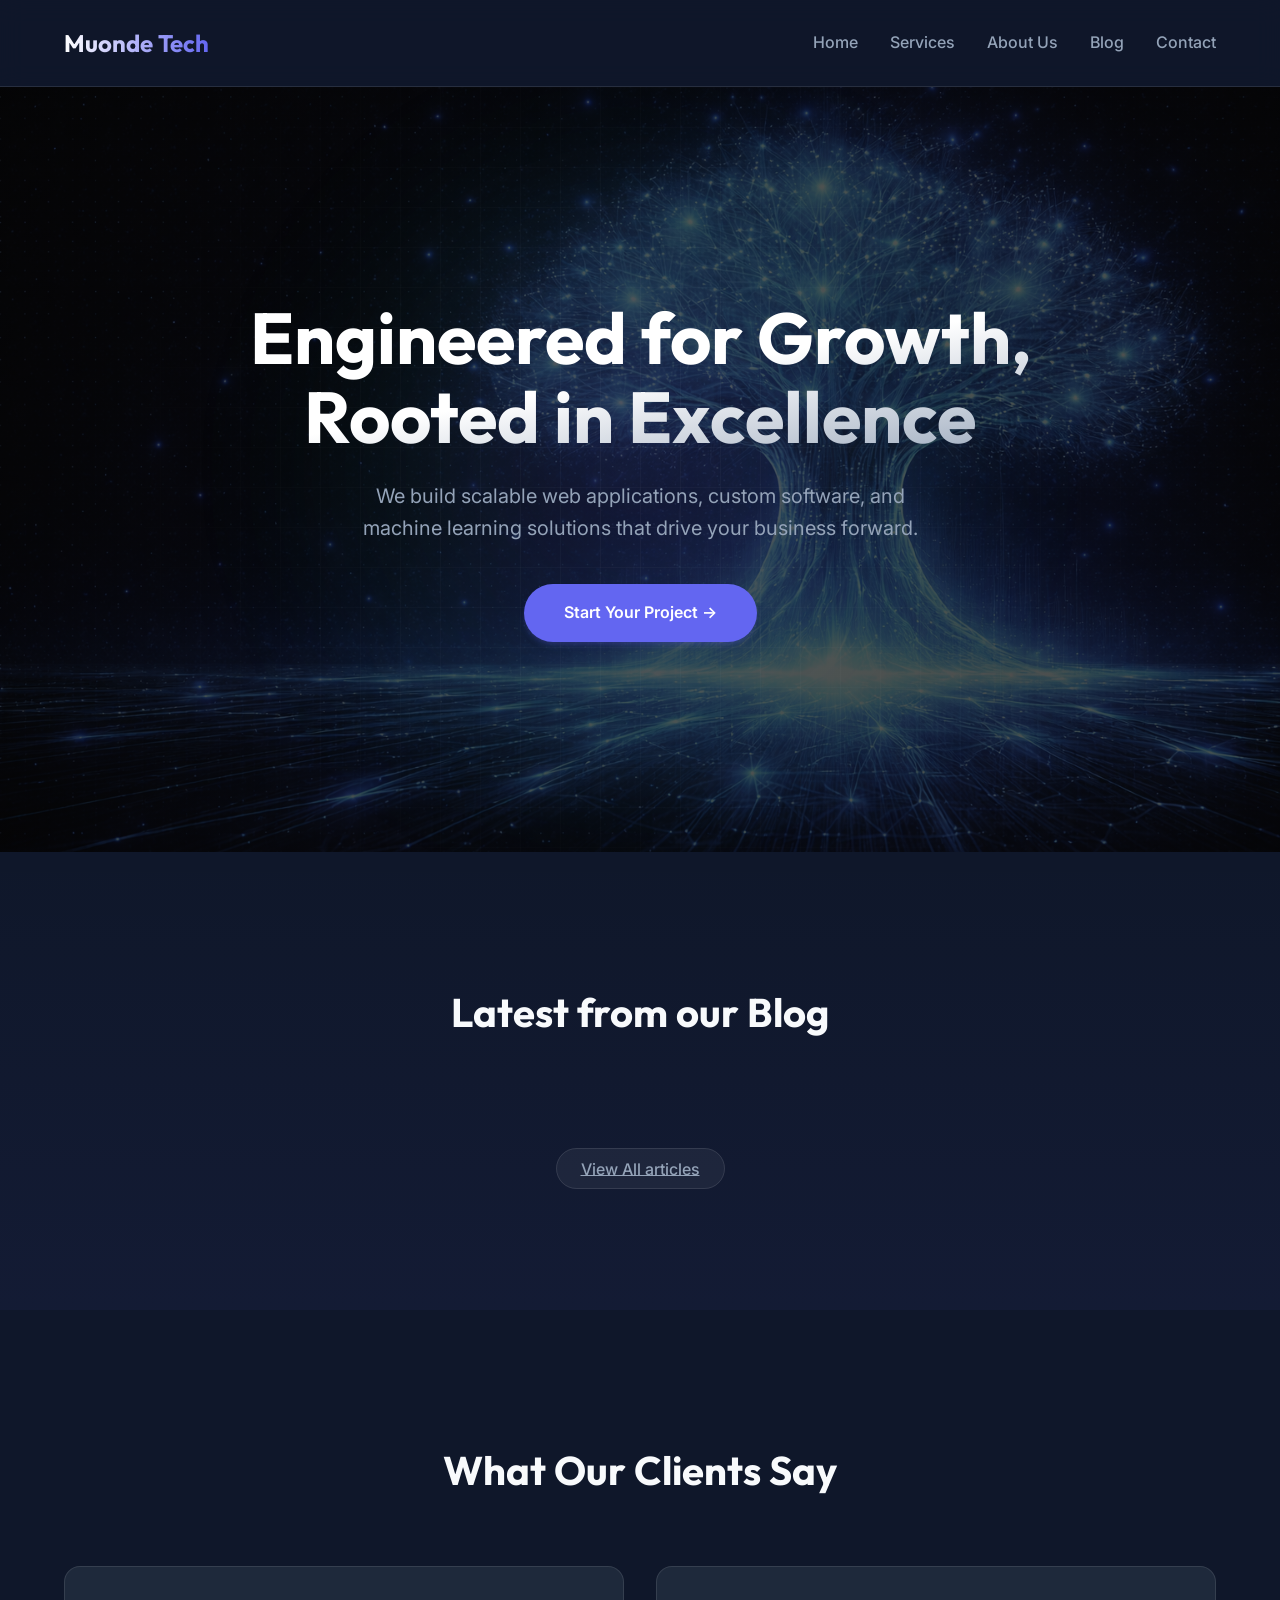
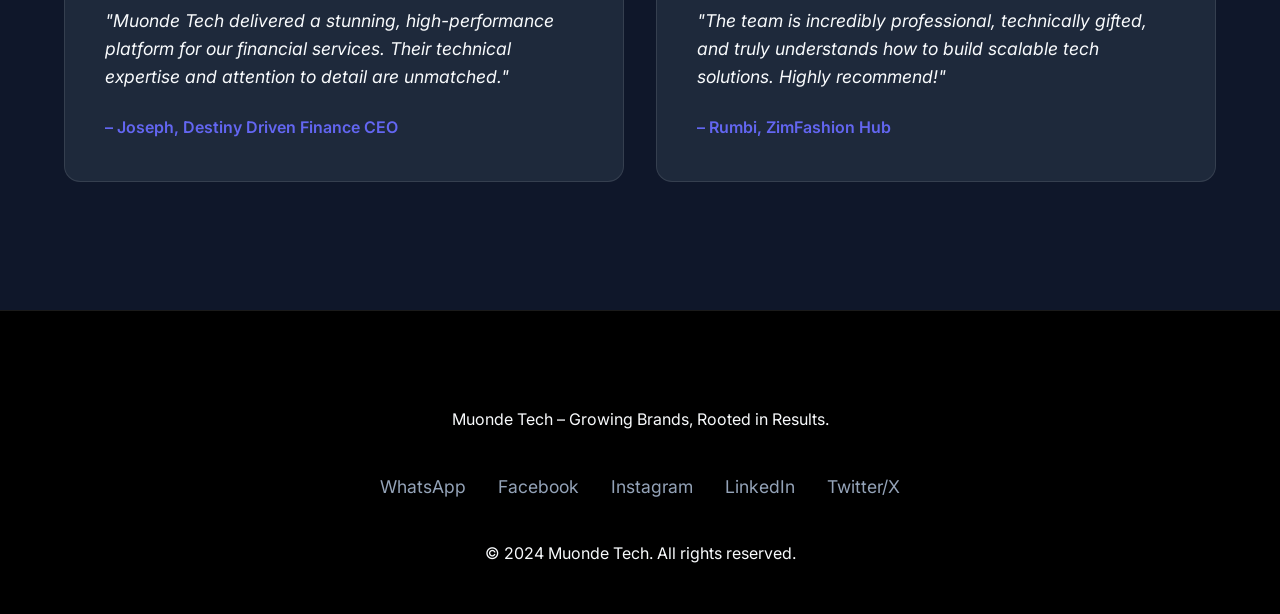
<file: index.html>
<!DOCTYPE html>
<html lang="en">
<head>
    <meta charset="UTF-8">
    <meta name="viewport" content="width=device-width, initial-scale=1.0">
    <title>Muonde Tech</title>
    <link rel="stylesheet" href="styles.css">
</head>
<body>
    <header>
        <a href="index.html" class="logo-container">
            <h1>Muonde Tech</h1>
        </a>
        <nav>
            <a href="index.html">Home</a>
            <a href="services.html">Services</a>
            <a href="about.html">About Us</a>
            <a href="blog.html">Blog</a>
            <a href="contact.html">Contact</a>
        </nav>
    </header>
    <main>
        <section class="hero">
            <div class="hero-content">
                <h2>Engineered for Growth, Rooted in Excellence</h2>
                <p>We build scalable web applications, custom software, and machine learning solutions that drive your business forward.</p>
                <a href="contact.html" class="cta-button">Start Your Project →</a>
            </div>
        </section>
        <section class="home-blog">
            <h2>Latest from our Blog</h2>
            <div id="posts-grid" class="posts-grid">
                <!-- Latest posts will be filtered and loaded here -->
            </div>
            <div style="text-align: center; margin-top: 3rem;">
                <a href="blog.html" class="cat-btn">View All articles</a>
            </div>
        </section>
        <section class="testimonials">
            <h2>What Our Clients Say</h2>
            <div class="testimonial-grid">
                <div class="testimonial">
                    <p>"Muonde Tech delivered a stunning, high-performance platform for our financial services. Their technical expertise and attention to detail are unmatched."</p>
                    <span class="client-name">– Joseph, Destiny Driven Finance CEO</span>
                </div>
                <div class="testimonial">
                    <p>"The team is incredibly professional, technically gifted, and truly understands how to build scalable tech solutions. Highly recommend!"</p>
                    <span class="client-name">– Rumbi, ZimFashion Hub</span>
                </div>
            </div>
        </section>
        </main>
        <footer>
            <p>Muonde Tech – Growing Brands, Rooted in Results.</p>
        <div class="social-links">
            <a href="https://wa.me/263782786864" target="_blank">WhatsApp</a>
            <a href="https://facebook.com/yourpage" target="_blank">Facebook</a>
            <a href="https://instagram.com/yourprofile" target="_blank">Instagram</a>
            <a href="https://linkedin.com/yourcompany" target="_blank">LinkedIn</a>
            <a href="https://twitter.com/yourhandle" target="_blank">Twitter/X</a>
        </div>
        <p>&copy; 2024 Muonde Tech. All rights reserved.</p>
        </footer>
</body>
</html>
</file>
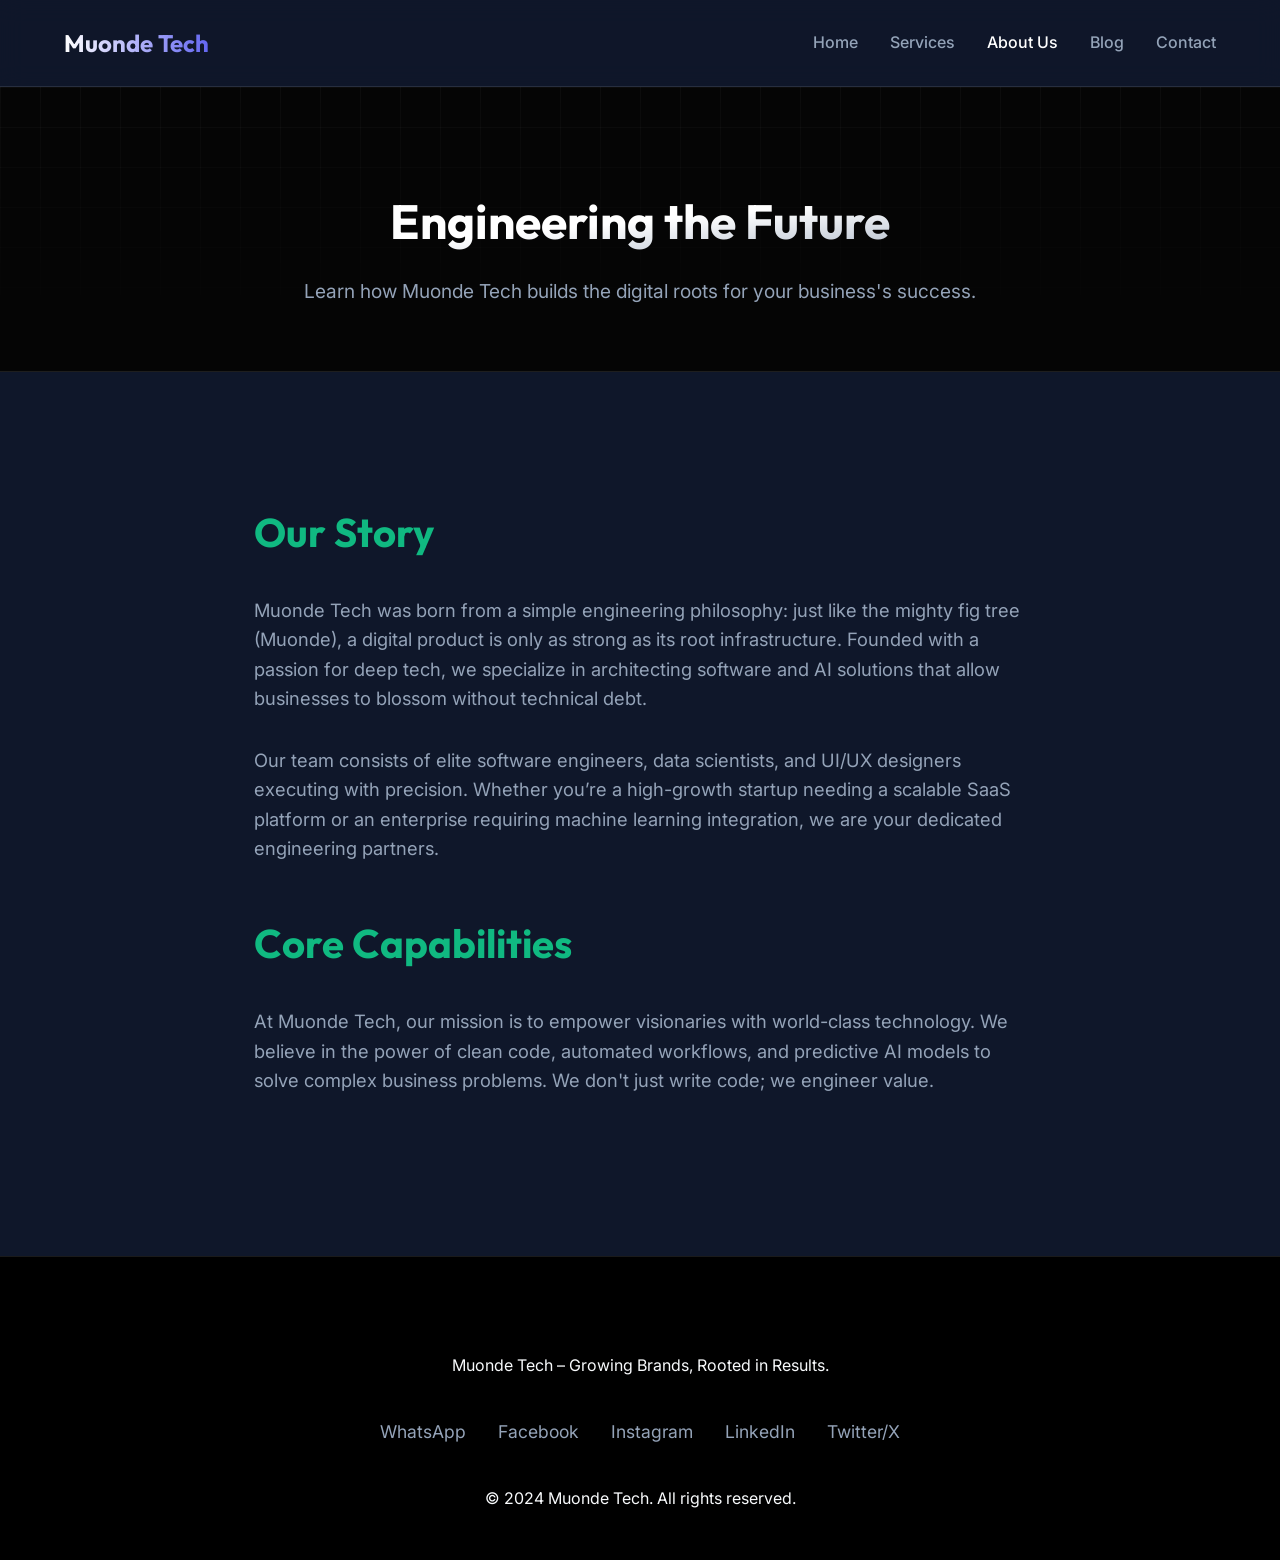
<file: about.html>
<!DOCTYPE html>
<html lang="en">
<head>
    <meta charset="UTF-8">
    <meta name="viewport" content="width=device-width, initial-scale=1.0">
    <title>About Us - Muonde Tech</title>
    <link rel="stylesheet" href="styles.css">
</head>
<body>
    <header>
        <a href="index.html" class="logo-container">
            <h1>Muonde Tech</h1>
        </a>
        <nav>
            <a href="index.html">Home</a>
            <a href="services.html">Services</a>
            <a href="about.html" class="active">About Us</a>
            <a href="blog.html">Blog</a>
            <a href="contact.html">Contact</a>
        </nav>
    </header>
    <main>
        <section class="page-header">
            <div class="page-header-content">
                <h2>Engineering the Future</h2>
                <p>Learn how Muonde Tech builds the digital roots for your business's success.</p>
            </div>
        </section>

        <section class="about reveal-on-scroll">
            <h2>Our Story</h2>
            <p>Muonde Tech was born from a simple engineering philosophy: just like the mighty fig tree (Muonde), a digital product is only as strong as its root infrastructure. Founded with a passion for deep tech, we specialize in architecting software and AI solutions that allow businesses to blossom without technical debt.</p>
            <p>Our team consists of elite software engineers, data scientists, and UI/UX designers executing with precision. Whether you’re a high-growth startup needing a scalable SaaS platform or an enterprise requiring machine learning integration, we are your dedicated engineering partners.</p>
            
            <h2 style="margin-top: 3rem;">Core Capabilities</h2>
            <p>At Muonde Tech, our mission is to empower visionaries with world-class technology. We believe in the power of clean code, automated workflows, and predictive AI models to solve complex business problems. We don't just write code; we engineer value.</p>
        </section>
    </main>
    <footer>
        <p>Muonde Tech – Growing Brands, Rooted in Results.</p>
        <div class="social-links">
            <a href="https://wa.me/263782786864" target="_blank">WhatsApp</a>
            <a href="https://facebook.com/yourpage" target="_blank">Facebook</a>
            <a href="https://instagram.com/yourprofile" target="_blank">Instagram</a>
            <a href="https://linkedin.com/yourcompany" target="_blank">LinkedIn</a>
            <a href="https://twitter.com/yourhandle" target="_blank">Twitter/X</a>
        </div>
        <p>&copy; 2024 Muonde Tech. All rights reserved.</p>
    </footer>
</body>
</html>
</file>
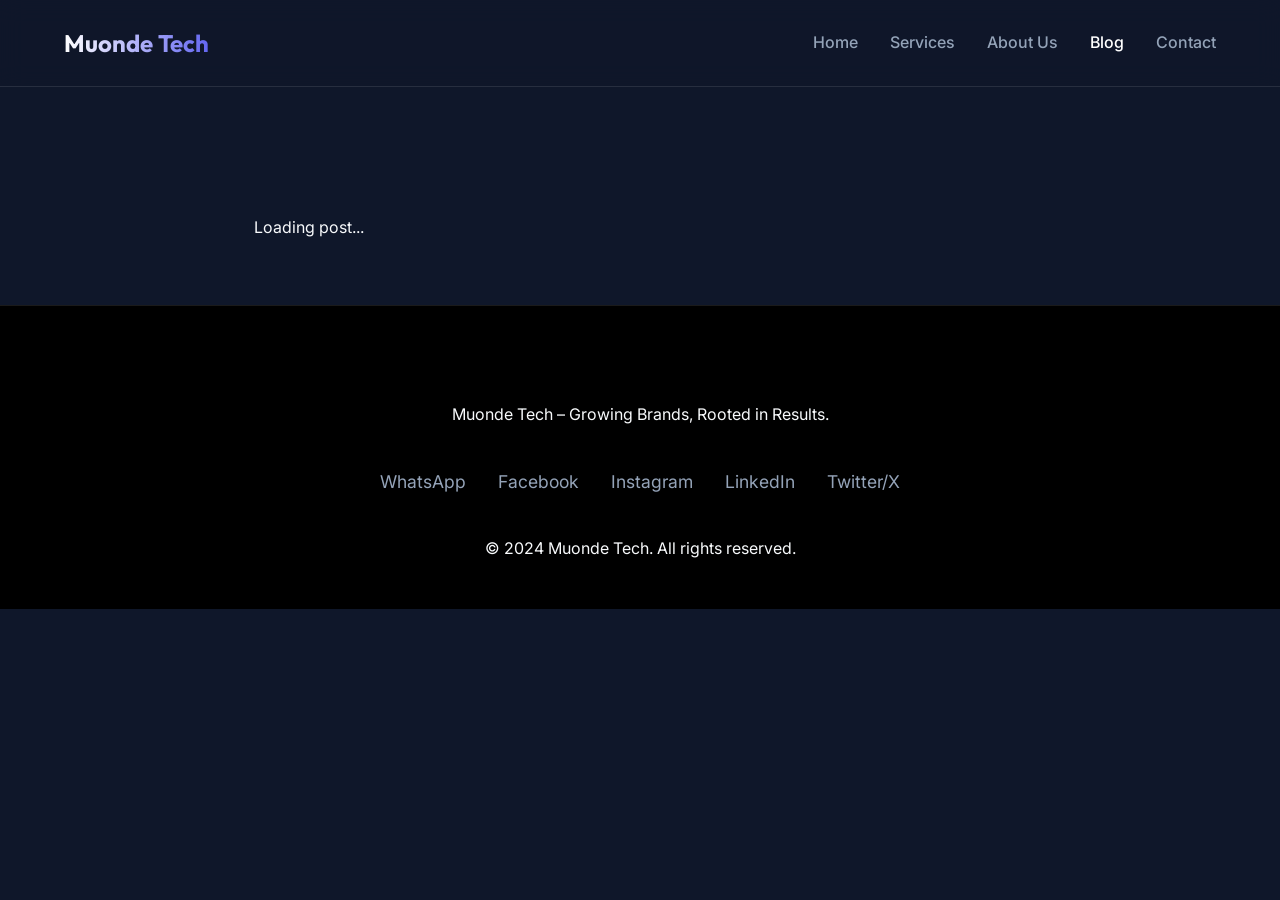
<file: blog-post.html>
<!DOCTYPE html>
<html lang="en">
<head>
    <meta charset="UTF-8">
    <meta name="viewport" content="width=device-width, initial-scale=1.0">
    <title>Post | Muonde Tech</title>
    <link rel="stylesheet" href="styles.css">
</head>
<body>
    <header>
        <a href="index.html" class="logo-container">
            <h1>Muonde Tech</h1>
        </a>
        <nav>
            <a href="index.html">Home</a>
            <a href="services.html">Services</a>
            <a href="about.html">About Us</a>
            <a href="blog.html" class="active">Blog</a>
            <a href="contact.html">Contact</a>
        </nav>
    </header>

    <main>
        <article id="post-detail" class="blog-post-content">
            <!-- Full post content will be loaded here -->
            <div class="loading-state">
                <p>Loading post...</p>
            </div>
        </article>
    </main>

    <footer>
        <p>Muonde Tech – Growing Brands, Rooted in Results.</p>
        <div class="social-links">
            <a href="https://wa.me/263782786864" target="_blank">WhatsApp</a>
            <a href="https://facebook.com/yourpage" target="_blank">Facebook</a>
            <a href="https://instagram.com/yourprofile" target="_blank">Instagram</a>
            <a href="https://linkedin.com/yourcompany" target="_blank">LinkedIn</a>
            <a href="https://twitter.com/yourhandle" target="_blank">Twitter/X</a>
        </div>
        <p>&copy; 2024 Muonde Tech. All rights reserved.</p>
    </footer>

    <script src="script.js"></script>
    <script src="blog.js"></script>
</body>
</html>
</file>
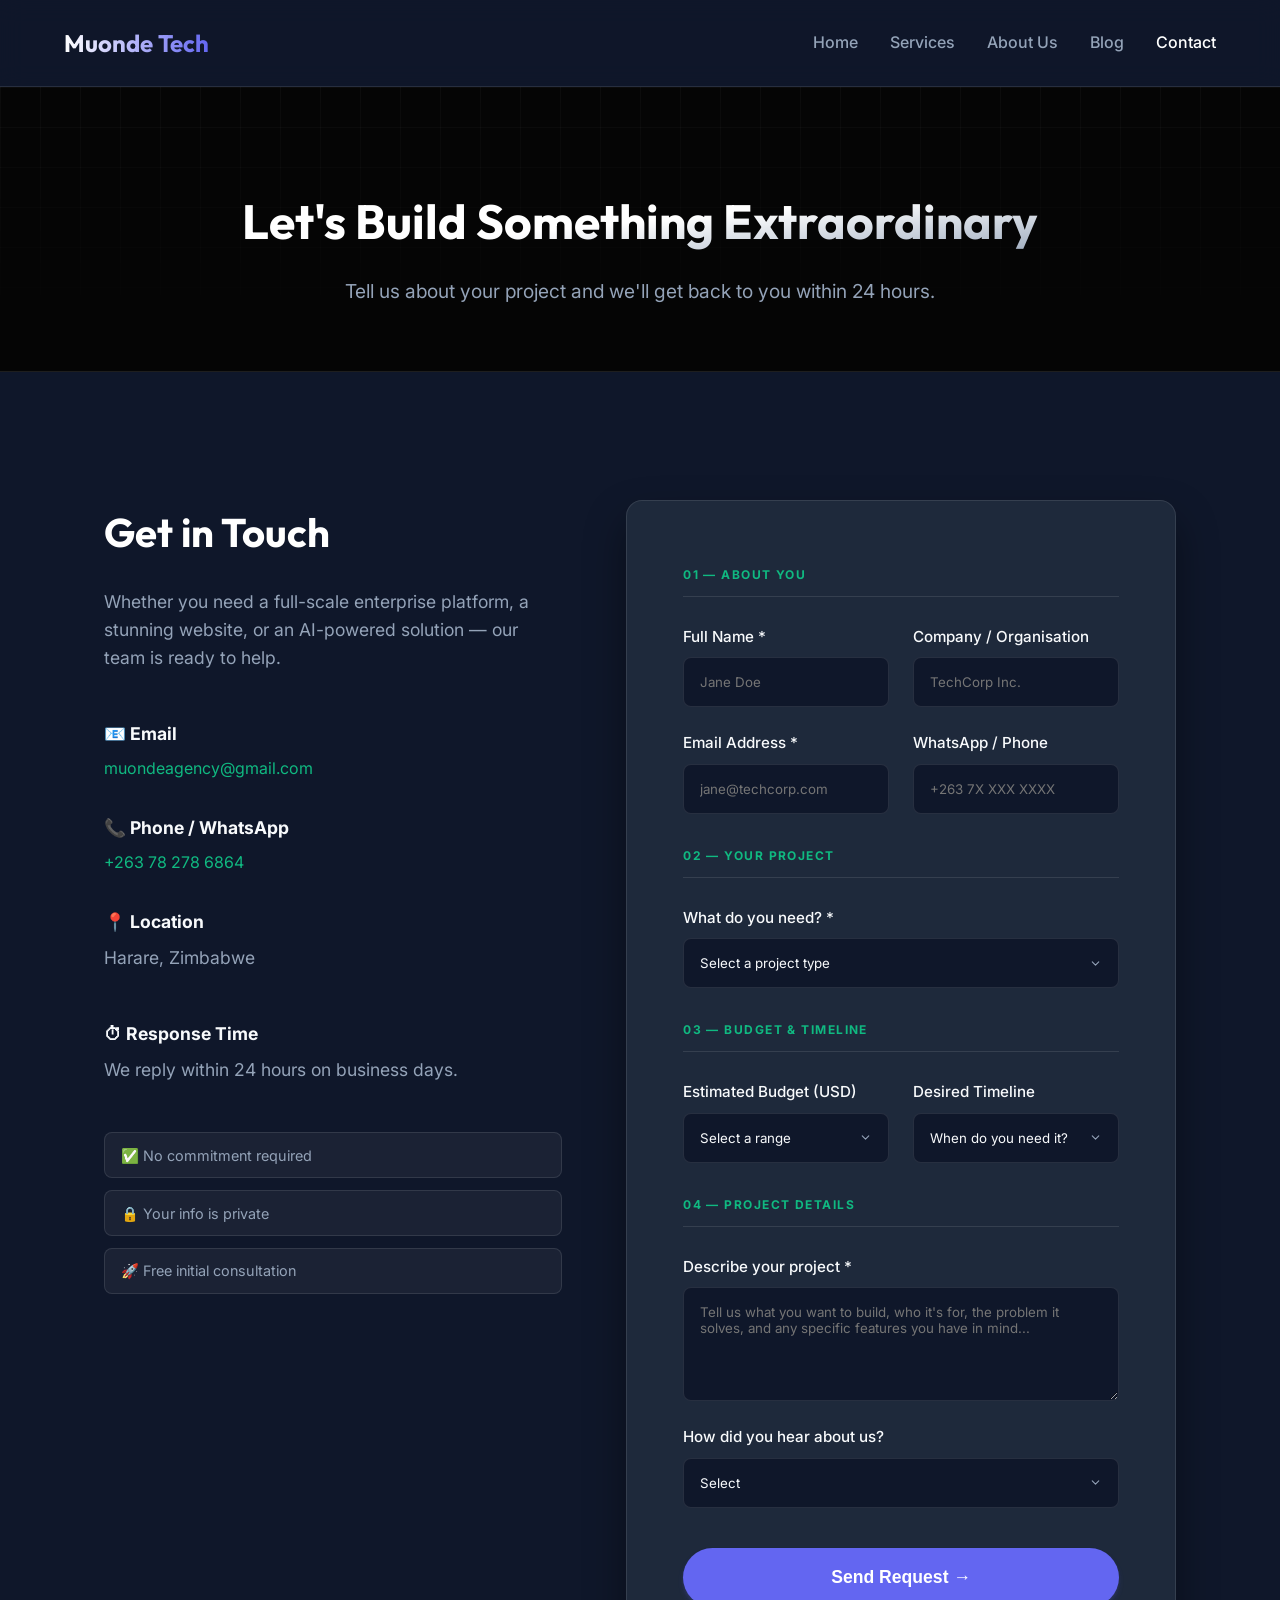
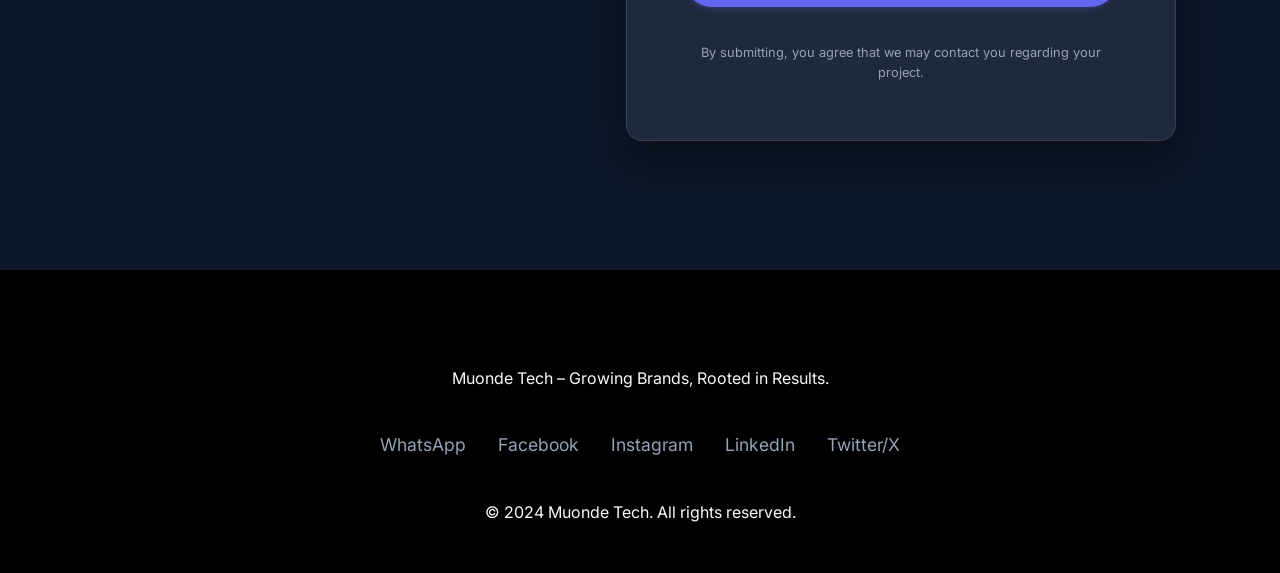
<file: contact.html>
<!DOCTYPE html>
<html lang="en">

<head>
    <meta charset="UTF-8">
    <meta name="viewport" content="width=device-width, initial-scale=1.0">
    <title>Contact – Muonde Tech</title>
    <meta name="description"
        content="Start your project with Muonde Tech. Tell us about your website, software, or AI needs.">
    <link rel="stylesheet" href="styles.css">
</head>

<body>
    <header>
        <a href="index.html" class="logo-container">
            <h1>Muonde Tech</h1>
        </a>
        <nav>
            <a href="index.html">Home</a>
            <a href="services.html">Services</a>
            <a href="about.html">About Us</a>
            <a href="blog.html">Blog</a>
            <a href="contact.html" class="active">Contact</a>
        </nav>
    </header>

    <main>
        <section class="page-header">
            <div class="page-header-content">
                <h2>Let's Build Something Extraordinary</h2>
                <p>Tell us about your project and we'll get back to you within 24 hours.</p>
            </div>
        </section>

        <section class="contact-section">
            <div class="contact-grid">
                <!-- Left: Info -->
                <div class="contact-info">
                    <h2>Get in Touch</h2>
                    <p>Whether you need a full-scale enterprise platform, a stunning website, or an AI-powered solution
                        — our team is ready to help.</p>

                    <div class="info-block">
                        <h4>📧 Email</h4>
                        <a href="mailto:muondeagency@gmail.com">muondeagency@gmail.com</a>
                    </div>
                    <div class="info-block">
                        <h4>📞 Phone / WhatsApp</h4>
                        <a href="https://wa.me/263782786864" target="_blank">+263 78 278 6864</a>
                    </div>
                    <div class="info-block">
                        <h4>📍 Location</h4>
                        <p>Harare, Zimbabwe</p>
                    </div>
                    <div class="info-block">
                        <h4>⏱ Response Time</h4>
                        <p>We reply within 24 hours on business days.</p>
                    </div>

                    <div class="trust-badges">
                        <div class="badge">✅ No commitment required</div>
                        <div class="badge">🔒 Your info is private</div>
                        <div class="badge">🚀 Free initial consultation</div>
                    </div>
                </div>

                <!-- Right: Form -->
                <div class="form-wrapper">
                    <!-- Success State -->
                    <div id="form-success" class="form-success hidden">
                        <div class="success-icon">🎉</div>
                        <h3>Request Received!</h3>
                        <p>Thanks for reaching out. We'll review your project details and get back to you within
                            <strong>24 hours</strong>.
                        </p>
                        <a href="index.html" class="cta-button" style="margin-top:1.5rem">Back to Home</a>
                    </div>

                    <!-- The Form -->
                    <!-- 🔧 FORMSPREE: Replace YOUR_FORM_ID below after signing up at formspree.io -->
                    <form id="contact-form" action="https://formspree.io/f/xaqaeyza" method="POST">

                        <!-- Step 1: Who are you? -->
                        <div class="form-section-label">01 — About You</div>
                        <div class="form-row">
                            <div class="form-group">
                                <label for="name">Full Name *</label>
                                <input type="text" id="name" name="name" placeholder="Jane Doe" required>
                            </div>
                            <div class="form-group">
                                <label for="company">Company / Organisation</label>
                                <input type="text" id="company" name="company" placeholder="TechCorp Inc.">
                            </div>
                        </div>
                        <div class="form-row">
                            <div class="form-group">
                                <label for="email">Email Address *</label>
                                <input type="email" id="email" name="email" placeholder="jane@techcorp.com" required>
                            </div>
                            <div class="form-group">
                                <label for="phone">WhatsApp / Phone</label>
                                <input type="tel" id="phone" name="phone" placeholder="+263 7X XXX XXXX">
                            </div>
                        </div>

                        <!-- Step 2: Project Type (triggers dynamic fields) -->
                        <div class="form-section-label">02 — Your Project</div>
                        <div class="form-group">
                            <label for="project-type">What do you need? *</label>
                            <select id="project-type" name="project_type" required>
                                <option value="" disabled selected>Select a project type</option>
                                <option value="website">🌐 Website</option>
                                <option value="software">💻 Custom Software / Web App</option>
                                <option value="mobile">📱 Mobile App</option>
                                <option value="ai-ml">🤖 AI & Machine Learning</option>
                                <option value="consulting">🧠 Technical Consulting</option>
                                <option value="other">✨ Other</option>
                            </select>
                        </div>

                        <!-- DYNAMIC: Website fields -->
                        <div id="fields-website" class="dynamic-fields hidden">
                            <div class="form-group">
                                <label for="website-type">Type of Website *</label>
                                <select id="website-type" name="website_type" required>
                                    <option value="" disabled selected>Select type</option>
                                    <option value="business">Business / Corporate</option>
                                    <option value="ecommerce">E-Commerce / Online Store</option>
                                    <option value="portfolio">Portfolio / Personal Brand</option>
                                    <option value="landing">Landing Page / Marketing</option>
                                    <option value="blog">Blog / News / Magazine</option>
                                    <option value="saas">SaaS Platform</option>
                                    <option value="other">Other</option>
                                </select>
                            </div>
                            <div class="form-row">
                                <div class="form-group">
                                    <label for="pages">Number of Pages</label>
                                    <select id="pages" name="pages">
                                        <option value="" disabled selected>Estimate</option>
                                        <option value="small">Small (1–5 pages)</option>
                                        <option value="medium">Medium (6–15 pages)</option>
                                        <option value="large">Large (15+ pages)</option>
                                        <option value="unsure">Not sure yet</option>
                                    </select>
                                </div>
                                <div class="form-group">
                                    <label for="has-content">Do you have content ready?</label>
                                    <select id="has-content" name="has_content">
                                        <option value="" disabled selected>Select</option>
                                        <option value="yes">Yes, fully ready</option>
                                        <option value="partial">Partially ready</option>
                                        <option value="no">No, need help with content</option>
                                    </select>
                                </div>
                            </div>
                            <div class="form-group">
                                <label for="reference-sites">Reference / Inspiration Websites</label>
                                <input type="text" id="reference-sites" name="reference_sites"
                                    placeholder="e.g. https://stripe.com, https://linear.app">
                            </div>
                        </div>

                        <!-- DYNAMIC: Software / Web App fields -->
                        <div id="fields-software" class="dynamic-fields hidden">
                            <div class="form-group">
                                <label for="platform">Target Platform *</label>
                                <select id="platform" name="platform" required>
                                    <option value="" disabled selected>Select platform</option>
                                    <option value="web">Web Browser (any device)</option>
                                    <option value="desktop">Desktop (Windows/Mac)</option>
                                    <option value="both">Web + Desktop</option>
                                </select>
                            </div>
                            <div class="form-row">
                                <div class="form-group">
                                    <label for="features">Feature Complexity</label>
                                    <select id="features" name="features">
                                        <option value="" disabled selected>Estimate</option>
                                        <option value="simple">Simple (3–5 features)</option>
                                        <option value="medium">Medium (6–15 features)</option>
                                        <option value="complex">Complex (15+ features)</option>
                                        <option value="enterprise">Enterprise / Custom</option>
                                    </select>
                                </div>
                                <div class="form-group">
                                    <label for="existing-system">Integration with existing system?</label>
                                    <select id="existing-system" name="existing_system">
                                        <option value="" disabled selected>Select</option>
                                        <option value="yes">Yes</option>
                                        <option value="no">No, starting fresh</option>
                                        <option value="unsure">Not sure</option>
                                    </select>
                                </div>
                            </div>
                        </div>

                        <!-- DYNAMIC: Mobile App fields -->
                        <div id="fields-mobile" class="dynamic-fields hidden">
                            <div class="form-row">
                                <div class="form-group">
                                    <label for="mobile-platform">Mobile Platform *</label>
                                    <select id="mobile-platform" name="mobile_platform" required>
                                        <option value="" disabled selected>Select</option>
                                        <option value="android">Android</option>
                                        <option value="ios">iOS (iPhone)</option>
                                        <option value="both">Both Android & iOS</option>
                                    </select>
                                </div>
                                <div class="form-group">
                                    <label for="app-type">App Category</label>
                                    <select id="app-type" name="app_type">
                                        <option value="" disabled selected>Select</option>
                                        <option value="ecommerce">E-Commerce</option>
                                        <option value="social">Social / Community</option>
                                        <option value="productivity">Productivity / Tools</option>
                                        <option value="fintech">Finance / Payments</option>
                                        <option value="agri">Agriculture / Rural</option>
                                        <option value="other">Other</option>
                                    </select>
                                </div>
                            </div>
                        </div>

                        <!-- DYNAMIC: AI/ML fields -->
                        <div id="fields-ai" class="dynamic-fields hidden">
                            <div class="form-row">
                                <div class="form-group">
                                    <label for="ai-use-case">AI Use Case *</label>
                                    <select id="ai-use-case" name="ai_use_case" required>
                                        <option value="" disabled selected>Select</option>
                                        <option value="prediction">Prediction / Forecasting</option>
                                        <option value="classification">Image / Text Classification</option>
                                        <option value="nlp">Chatbot / NLP</option>
                                        <option value="recommendation">Recommendation Engine</option>
                                        <option value="automation">Process Automation</option>
                                        <option value="other">Other</option>
                                    </select>
                                </div>
                                <div class="form-group">
                                    <label for="data-status">Do you have data?</label>
                                    <select id="data-status" name="data_status">
                                        <option value="" disabled selected>Select</option>
                                        <option value="yes">Yes, data is ready</option>
                                        <option value="partial">Partial data</option>
                                        <option value="no">No, need data collection</option>
                                        <option value="unsure">Unsure</option>
                                    </select>
                                </div>
                            </div>
                        </div>

                        <!-- Step 3: Budget & Timeline (always shown) -->
                        <div class="form-section-label">03 — Budget & Timeline</div>
                        <div class="form-row">
                            <div class="form-group">
                                <label for="budget">Estimated Budget (USD)</label>
                                <select id="budget" name="budget">
                                    <option value="" disabled selected>Select a range</option>
                                    <option value="100-500">$100 – $500</option>
                                    <option value="500-1000">$500 – $1,000</option>
                                    <option value="1000-2000">$1,000 – $2,000</option>
                                    <option value="2000-plus">$2,000+</option>
                                    <option value="discuss">Prefer to discuss</option>
                                </select>
                            </div>
                            <div class="form-group">
                                <label for="timeline">Desired Timeline</label>
                                <select id="timeline" name="timeline">
                                    <option value="" disabled selected>When do you need it?</option>
                                    <option value="asap">ASAP (urgent)</option>
                                    <option value="1month">Within 1 month</option>
                                    <option value="3months">Within 3 months</option>
                                    <option value="6months">Within 6 months</option>
                                    <option value="flexible">I'm flexible</option>
                                </select>
                            </div>
                        </div>

                        <!-- Step 4: Details -->
                        <div class="form-section-label">04 — Project Details</div>
                        <div class="form-group">
                            <label for="message">Describe your project *</label>
                            <textarea id="message" name="message" rows="5"
                                placeholder="Tell us what you want to build, who it's for, the problem it solves, and any specific features you have in mind..."
                                required></textarea>
                        </div>

                        <div class="form-group">
                            <label for="heard-from">How did you hear about us?</label>
                            <select id="heard-from" name="heard_from">
                                <option value="" disabled selected>Select</option>
                                <option value="google">Google Search</option>
                                <option value="social">Social Media</option>
                                <option value="referral">Referral / Word of mouth</option>
                                <option value="whatsapp">WhatsApp</option>
                                <option value="other">Other</option>
                            </select>
                        </div>

                        <button type="submit" id="submit-btn" class="cta-button submit-btn">
                            <span id="btn-text">Send Request →</span>
                            <span id="btn-loading" class="hidden">Sending...</span>
                        </button>

                        <p class="form-note">By submitting, you agree that we may contact you regarding your project.
                        </p>
                    </form>
                </div>
            </div>
        </section>
    </main>

    <footer>
        <p>Muonde Tech – Growing Brands, Rooted in Results.</p>
        <div class="social-links">
            <a href="https://wa.me/263782786864" target="_blank">WhatsApp</a>
            <a href="https://facebook.com" target="_blank">Facebook</a>
            <a href="https://instagram.com" target="_blank">Instagram</a>
            <a href="https://linkedin.com" target="_blank">LinkedIn</a>
            <a href="https://twitter.com" target="_blank">Twitter/X</a>
        </div>
        <p>© 2024 Muonde Tech. All rights reserved.</p>
    </footer>

    <script src="script.js"></script>
</body>

</html>
</file>
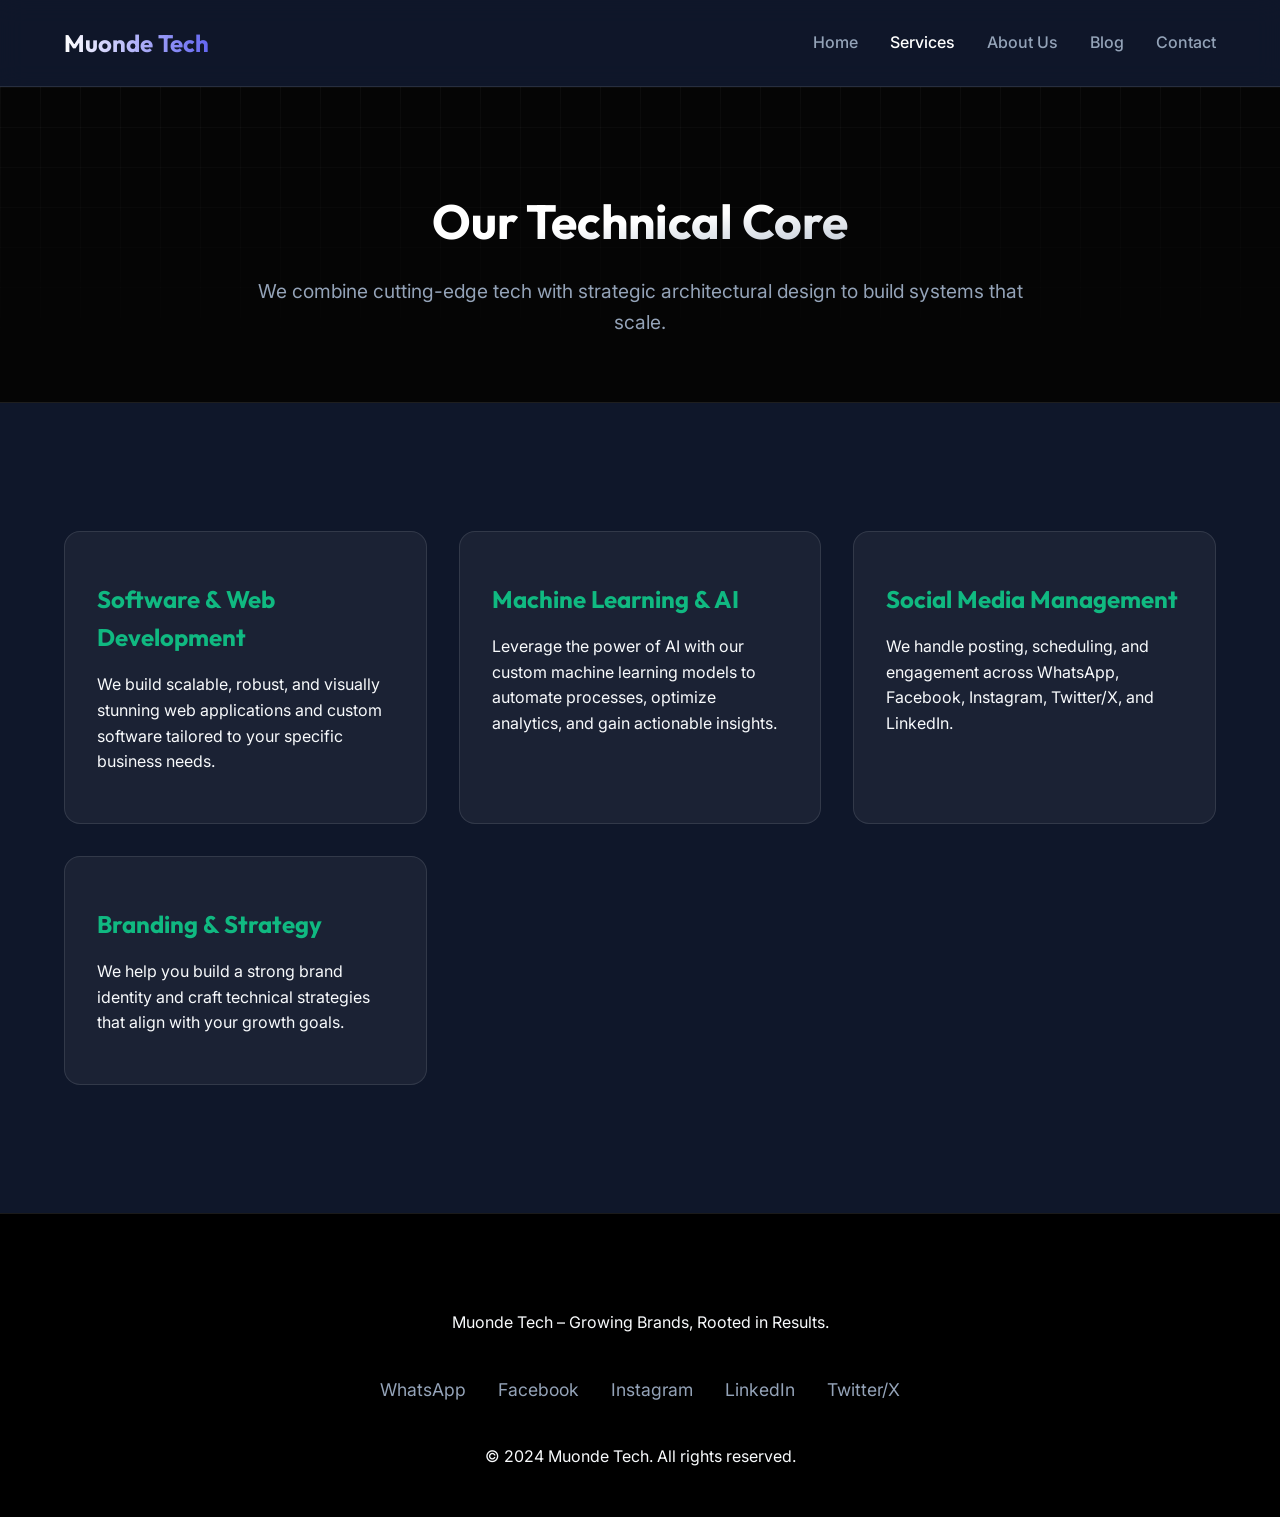
<file: services.html>
<!DOCTYPE html>
<html lang="en">
<head>
    <meta charset="UTF-8">
    <meta name="viewport" content="width=device-width, initial-scale=1.0">
    <title>Services - Muonde Tech</title>
    <link rel="stylesheet" href="styles.css">
</head>
<body>
    <header>
        <a href="index.html" class="logo-container">
            <h1>Muonde Tech</h1>
        </a>
        <nav>
            <a href="index.html">Home</a>
            <a href="services.html" class="active">Services</a>
            <a href="about.html">About Us</a>
            <a href="blog.html">Blog</a>
            <a href="contact.html">Contact</a>
        </nav>
    </header>
    <main>
        <section class="page-header">
            <div class="page-header-content">
                <h2>Our Technical Core</h2>
                <p>We combine cutting-edge tech with strategic architectural design to build systems that scale.</p>
            </div>
        </section>
        <section class="services-section">
            <h2 style="text-align: center; margin-bottom: 3rem; display: none;">What We Offer</h2>
            <div class="services-grid">
                <div class="service-item">
                    <h3>Software & Web Development</h3>
                    <p>We build scalable, robust, and visually stunning web applications and custom software tailored to your specific business needs.</p>
                </div>
                <div class="service-item">
                    <h3>Machine Learning & AI</h3>
                    <p>Leverage the power of AI with our custom machine learning models to automate processes, optimize analytics, and gain actionable insights.</p>
                </div>
                <div class="service-item">
                    <h3>Social Media Management</h3>
                    <p>We handle posting, scheduling, and engagement across WhatsApp, Facebook, Instagram, Twitter/X, and LinkedIn.</p>
                </div>
                <div class="service-item">
                    <h3>Branding & Strategy</h3>
                    <p>We help you build a strong brand identity and craft technical strategies that align with your growth goals.</p>
                </div>
            </div>
        </section>
    </main>
    <footer>
        <p>Muonde Tech – Growing Brands, Rooted in Results.</p>
        <div class="social-links">
            <a href="https://wa.me/263782786864" target="_blank">WhatsApp</a>
            <a href="https://facebook.com/yourpage" target="_blank">Facebook</a>
            <a href="https://instagram.com/yourprofile" target="_blank">Instagram</a>
            <a href="https://linkedin.com/yourcompany" target="_blank">LinkedIn</a>
            <a href="https://twitter.com/yourhandle" target="_blank">Twitter/X</a>
        </div>
        <p>&copy; 2024 Muonde Tech. All rights reserved.</p>
    </footer>
</body>
</html>
</file>
<file: styles.css>
@import url('https://fonts.googleapis.com/css2?family=Inter:wght@400;500;600&family=Outfit:wght@600;700;800&display=swap');

:root {
    --primary: #6366f1;
    --primary-hover: #4f46e5;
    --secondary: #10b981;
    --bg-dark: #0f172a;
    --bg-card: #1e293b;
    --text-main: #f8fafc;
    --text-muted: #94a3b8;
    --glass: rgba(255, 255, 255, 0.05);
    --glass-border: rgba(255, 255, 255, 0.1);
    --radius: 16px;
    --transition: all 0.3s cubic-bezier(0.4, 0, 0.2, 1);
}

* {
    margin: 0;
    padding: 0;
    box-sizing: border-box;
}

body {
    font-family: 'Inter', sans-serif;
    background-color: var(--bg-dark);
    color: var(--text-main);
    line-height: 1.6;
    overflow-x: hidden;
}

h1, h2, h3 {
    font-family: 'Outfit', sans-serif;
    font-weight: 700;
}

/* Header & Nav */
header {
    position: sticky;
    top: 0;
    z-index: 1000;
    background: rgba(15, 23, 42, 0.8);
    backdrop-filter: blur(12px);
    border-bottom: 1px solid var(--glass-border);
    padding: 1.5rem 5%;
    display: flex;
    justify-content: space-between;
    align-items: center;
}

.logo-container {
    display: flex;
    align-items: center;
    gap: 12px;
    text-decoration: none;
    color: inherit;
}

.logo {
    height: 48px;
    width: auto;
    border-radius: 8px;
}

header h1 {
    font-size: 1.5rem;
    background: linear-gradient(to right, #fff, var(--primary));
    -webkit-background-clip: text;
    background-clip: text;
    -webkit-text-fill-color: transparent;
}

nav {
    display: flex;
    gap: 2rem;
    align-items: center;
}

nav a {
    color: var(--text-muted);
    text-decoration: none;
    font-weight: 500;
    transition: var(--transition);
}

nav a:hover, nav a.active {
    color: #fff;
}

/* Hero Section */
.hero {
    min-height: 85vh;
    display: flex;
    align-items: center;
    justify-content: center;
    padding: 2rem 5%;
    background: linear-gradient(rgba(5, 5, 5, 0.7), rgba(5, 5, 5, 0.7)), url('assets/images/Muondetech.png');
    background-size: cover;
    background-position: center;
    position: relative;
    overflow: hidden;
}

/* Subtle futuristic grid */
.hero::before {
    content: '';
    position: absolute;
    top: 0; left: 0; right: 0; bottom: 0;
    background-image: 
        linear-gradient(rgba(255, 255, 255, 0.03) 1px, transparent 1px),
        linear-gradient(90deg, rgba(255, 255, 255, 0.03) 1px, transparent 1px);
    background-size: 40px 40px;
    -webkit-mask-image: radial-gradient(circle at 50% 50%, black 10%, transparent 80%);
    mask-image: radial-gradient(circle at 50% 50%, black 10%, transparent 80%);
    z-index: 0;
}

/* Animated glowing orb behind text */
.hero::after {
    content: '';
    position: absolute;
    top: 50%;
    left: 50%;
    width: 60vw;
    height: 60vw;
    max-width: 800px;
    max-height: 800px;
    transform: translate(-50%, -50%);
    background: radial-gradient(circle, rgba(99, 102, 241, 0.15) 0%, rgba(16, 185, 129, 0.05) 50%, transparent 70%);
    filter: blur(60px);
    animation: breatheGlow 10s infinite alternate ease-in-out;
    pointer-events: none;
    z-index: 0;
}

.hero-content {
    max-width: 900px;
    animation: fadeIn 1.2s ease-out;
    position: relative;
    z-index: 1;
    text-align: center;
}

/* Subpage Headers */
.page-header {
    padding: 6rem 5% 4rem;
    text-align: center;
    background-color: #050505;
    position: relative;
    overflow: hidden;
    border-bottom: 1px solid var(--glass-border);
}

.page-header::before {
    content: '';
    position: absolute;
    top: 0; left: 0; right: 0; bottom: 0;
    background-image: 
        linear-gradient(rgba(255, 255, 255, 0.03) 1px, transparent 1px),
        linear-gradient(90deg, rgba(255, 255, 255, 0.03) 1px, transparent 1px);
    background-size: 40px 40px;
    -webkit-mask-image: linear-gradient(to bottom, black, transparent 90%);
    mask-image: linear-gradient(to bottom, black, transparent 90%);
    z-index: 0;
}

.page-header-content {
    position: relative;
    z-index: 1;
    max-width: 800px;
    margin: 0 auto;
}

.page-header h2 {
    font-size: 3rem;
    background: linear-gradient(to bottom right, #fff 50%, #94a3b8);
    -webkit-background-clip: text;
    background-clip: text;
    -webkit-text-fill-color: transparent;
    margin-bottom: 1rem;
}

.page-header p {
    font-size: 1.2rem;
    color: var(--text-muted);
}

/* Utility to ensure main container stays above grid */
main {
    position: relative;
    z-index: 1;
}

.hero h2 {
    font-size: clamp(2.5rem, 8vw, 4.5rem);
    line-height: 1.1;
    margin-bottom: 1.5rem;
    background: linear-gradient(to bottom right, #fff 50%, #94a3b8);
    -webkit-background-clip: text;
    background-clip: text;
    -webkit-text-fill-color: transparent;
}

.hero p {
    font-size: 1.25rem;
    color: var(--text-muted);
    margin-bottom: 2.5rem;
    max-width: 600px;
    margin-inline: auto;
}

.cta-button {
    display: inline-flex;
    align-items: center;
    gap: 8px;
    background: var(--primary);
    color: #fff;
    padding: 1rem 2.5rem;
    border-radius: 99px;
    text-decoration: none;
    font-weight: 600;
    transition: var(--transition);
    box-shadow: 0 4px 6px -1px rgba(99, 102, 241, 0.2), 0 2px 4px -1px rgba(99, 102, 241, 0.1);
}

.cta-button:hover {
    background: var(--primary-hover);
    transform: translateY(-2px);
    box-shadow: 0 10px 15px -3px rgba(99, 102, 241, 0.3);
}

/* Testimonials */
.testimonials {
    padding: 8rem 5%;
}

.testimonials h2 {
    text-align: center;
    font-size: 2.5rem;
    margin-bottom: 4rem;
}

.testimonial-grid {
    display: grid;
    grid-template-columns: repeat(auto-fit, minmax(320px, 1fr));
    gap: 2rem;
}

.testimonial {
    background: var(--bg-card);
    padding: 2.5rem;
    border-radius: var(--radius);
    border: 1px solid var(--glass-border);
    transition: var(--transition);
}

.testimonial:hover {
    transform: translateY(-5px);
    border-color: var(--primary);
}

.testimonial p {
    font-style: italic;
    color: var(--text-main);
    margin-bottom: 1.5rem;
    font-size: 1.1rem;
}

.client-name {
    display: block;
    color: var(--primary);
    font-weight: 600;
}

/* Services */
.services-section {
    padding: 8rem 5%;
}

.services-grid {
    display: grid;
    grid-template-columns: repeat(auto-fit, minmax(280px, 1fr));
    gap: 2rem;
}

.service-item {
    background: var(--glass);
    padding: 3rem 2rem;
    border-radius: var(--radius);
    border: 1px solid var(--glass-border);
    transition: var(--transition);
}

.service-item:hover {
    background: rgba(255, 255, 255, 0.08);
    border-color: var(--secondary);
}

.service-item h3 {
    margin-bottom: 1rem;
    color: var(--secondary);
    font-size: 1.5rem;
}

/* About Section */
.about {
    padding: 8rem 5%;
    max-width: 900px;
    margin: 0 auto;
}

.about h2 {
    font-size: 2.5rem;
    margin-bottom: 2rem;
    color: var(--secondary);
}

.about p {
    font-size: 1.15rem;
    color: var(--text-muted);
    margin-bottom: 2rem;
}

/* Contact Page Layout */
.contact-section {
    padding: 8rem 5%;
    max-width: 1200px;
    margin: 0 auto;
}

.contact-grid {
    display: grid;
    grid-template-columns: 1fr 1.2fr;
    gap: 4rem;
    align-items: flex-start;
}

.contact-info h2 {
    font-size: 2.5rem;
    margin-bottom: 1.5rem;
    color: #fff;
}

.contact-info p {
    color: var(--text-muted);
    font-size: 1.1rem;
    margin-bottom: 3rem;
}

.info-block {
    margin-bottom: 2rem;
}

.info-block h4 {
    color: var(--text-main);
    font-size: 1.1rem;
    margin-bottom: 0.5rem;
}

.info-block a {
    color: var(--secondary);
    text-decoration: none;
    transition: var(--transition);
}

.info-block a:hover {
    color: #fff;
}

/* Contact Form */
#contact-form {
    background: var(--bg-card);
    padding: 3.5rem;
    border-radius: var(--radius);
    border: 1px solid var(--glass-border);
    display: flex;
    flex-direction: column;
    gap: 1.5rem;
    box-shadow: 0 20px 40px rgba(0,0,0,0.4);
}

.form-row {
    display: grid;
    grid-template-columns: 1fr 1fr;
    gap: 1.5rem;
}

.form-group {
    display: flex;
    flex-direction: column;
    gap: 0.5rem;
}

#contact-form label {
    font-weight: 500;
    color: var(--text-main);
    font-size: 0.95rem;
}

#contact-form input, #contact-form textarea, #contact-form select {
    background: var(--bg-dark);
    border: 1px solid var(--glass-border);
    border-radius: 8px;
    padding: 1rem;
    color: var(--text-main);
    font-family: inherit;
    transition: var(--transition);
    width: 100%;
}

#contact-form select {
    appearance: none;
    cursor: pointer;
    background-image: url("data:image/svg+xml,%3Csvg xmlns='http://www.w3.org/2000/svg' width='24' height='24' viewBox='0 0 24 24' fill='none' stroke='%2394a3b8' stroke-width='2' stroke-linecap='round' stroke-linejoin='round'%3E%3Cpolyline points='6 9 12 15 18 9'%3E%3C/polyline%3E%3C/svg%3E");
    background-repeat: no-repeat;
    background-position: right 1rem center;
    background-size: 1em;
}

#contact-form input:focus, #contact-form textarea:focus, #contact-form select:focus {
    outline: none;
    border-color: var(--secondary);
    box-shadow: 0 0 15px rgba(16, 185, 129, 0.2);
    background: rgba(15, 23, 42, 0.8);
}

#contact-form button {
    justify-content: center;
    border: none;
    cursor: pointer;
    font-size: 1.1rem;
    padding: 1.2rem;
    margin-top: 1rem;
}

/* Footer Section Fix */
footer {
    background: #000;
    padding: 6rem 5% 3rem;
    text-align: center;
    border-top: 1px solid var(--glass-border);
}

.social-links {
    margin: 2.5rem 0;
    display: flex;
    justify-content: center;
    gap: 2rem;
}

.social-links a {
    color: var(--text-muted);
    font-size: 1.1rem;
    text-decoration: none;
    transition: var(--transition);
}

.social-links a:hover {
    color: var(--primary);
}

/* Animations */
@keyframes fadeIn {
    from { opacity: 0; transform: translateY(20px); }
    to { opacity: 1; transform: translateY(0); }
}

@keyframes pulseGlow {
    0% { opacity: 0.5; transform: scale(1); }
    100% { opacity: 1; transform: scale(1.1); }
}


@media (max-width: 768px) {
    header {
        flex-direction: column;
        gap: 1.5rem;
        padding: 2rem 5%;
    }
    
    nav {
        gap: 1.5rem;
        flex-wrap: wrap;
        justify-content: center;
    }

    .hero h2 {
        font-size: 3rem;
    }

    .contact-grid {
        grid-template-columns: 1fr;
        gap: 3rem;
    }

    .form-row {
        grid-template-columns: 1fr;
    }
}

/* ── Dynamic Form Fields ── */
.dynamic-fields {
    display: flex;
    flex-direction: column;
    gap: 1.5rem;
    overflow: hidden;
    max-height: 0;
    opacity: 0;
    transition: max-height 0.5s cubic-bezier(0.4, 0, 0.2, 1), opacity 0.4s ease;
    margin-bottom: 0;
    pointer-events: none;
}

.dynamic-fields.visible {
    max-height: 600px;
    opacity: 1;
    pointer-events: all;
    margin-bottom: 0.5rem;
}

.dynamic-fields.hidden {
    max-height: 0;
    opacity: 0;
    pointer-events: none;
}

/* Form Section Labels */
.form-section-label {
    font-size: 0.75rem;
    font-weight: 700;
    letter-spacing: 0.12em;
    text-transform: uppercase;
    color: var(--secondary);
    border-bottom: 1px solid var(--glass-border);
    padding-bottom: 0.75rem;
    margin-bottom: 0.25rem;
    margin-top: 0.5rem;
}

/* Form Wrapper */
.form-wrapper {
    position: relative;
}

/* Success State */
.form-success {
    background: var(--bg-card);
    border: 1px solid var(--glass-border);
    border-radius: var(--radius);
    padding: 4rem 3rem;
    text-align: center;
    animation: fadeIn 0.6s ease-out;
    box-shadow: 0 20px 40px rgba(0,0,0,0.4);
}

.form-success.hidden {
    display: none;
}

.success-icon {
    font-size: 4rem;
    margin-bottom: 1.5rem;
    animation: bounceIn 0.8s ease-out;
}

.form-success h3 {
    font-size: 2rem;
    margin-bottom: 1rem;
    color: var(--secondary);
}

.form-success p {
    color: var(--text-muted);
    font-size: 1.1rem;
    max-width: 380px;
    margin: 0 auto;
}

/* Trust Badges */
.trust-badges {
    display: flex;
    flex-direction: column;
    gap: 0.75rem;
    margin-top: 2.5rem;
}

.badge {
    background: var(--glass);
    border: 1px solid var(--glass-border);
    border-radius: 8px;
    padding: 0.65rem 1rem;
    font-size: 0.9rem;
    color: var(--text-muted);
    transition: var(--transition);
}

.badge:hover {
    border-color: var(--secondary);
    color: var(--text-main);
}

/* Submit Button Loading */
.submit-btn {
    width: 100%;
    justify-content: center;
    border: none;
    cursor: pointer;
    font-size: 1.1rem;
    padding: 1.2rem;
    margin-top: 0.5rem;
    position: relative;
    transition: var(--transition);
}

.submit-btn:disabled {
    opacity: 0.7;
    cursor: not-allowed;
    transform: none !important;
}

.hidden {
    display: none !important;
}

/* Form Note */
.form-note {
    text-align: center;
    font-size: 0.8rem;
    color: var(--text-muted);
    margin-top: 0.75rem;
}

/* Bounce animation for success icon */
@keyframes bounceIn {
    0%   { transform: scale(0.3); opacity: 0; }
    50%  { transform: scale(1.1); opacity: 1; }
    70%  { transform: scale(0.9); }
    100% { transform: scale(1); }
}

@keyframes breatheGlow {
    0%   { opacity: 0.6; transform: translate(-50%, -50%) scale(1); }
    100% { opacity: 1;   transform: translate(-50%, -50%) scale(1.2); }
}
/* ── Home Blog Section ── */
.home-blog {
    padding: 8rem 5%;
    background: linear-gradient(to bottom, transparent, rgba(99, 102, 241, 0.05));
}

.home-blog h2 {
    text-align: center;
    font-size: 2.5rem;
    margin-bottom: 4rem;
}

/* ── Blog Section ── */
.blog-container {
    padding: 4rem 5%;
    max-width: 1200px;
    margin: 0 auto;
}

.blog-controls {
    margin-top: 3rem;
    display: flex;
    flex-direction: column;
    align-items: center;
    gap: 2rem;
}

.search-wrapper {
    width: 100%;
    max-width: 500px;
}

#blog-search {
    width: 100%;
    padding: 1rem 1.5rem;
    background: var(--bg-card);
    border: 1px solid var(--glass-border);
    border-radius: 99px;
    color: var(--text-main);
    font-family: inherit;
    transition: var(--transition);
}

#blog-search:focus {
    outline: none;
    border-color: var(--primary);
    box-shadow: 0 0 20px rgba(99, 102, 241, 0.2);
}

.category-filters {
    display: flex;
    gap: 1rem;
    flex-wrap: wrap;
    justify-content: center;
}

.cat-btn {
    background: var(--glass);
    border: 1px solid var(--glass-border);
    padding: 0.6rem 1.5rem;
    border-radius: 99px;
    color: var(--text-muted);
    cursor: pointer;
    font-weight: 500;
    transition: var(--transition);
}

.cat-btn:hover, .cat-btn.active {
    background: var(--primary);
    color: #fff;
    border-color: var(--primary);
}

/* Featured Card */
.featured-card {
    display: grid;
    grid-template-columns: 1.2fr 1fr;
    background: var(--bg-card);
    border-radius: 24px;
    overflow: hidden;
    border: 1px solid var(--glass-border);
    cursor: pointer;
    transition: var(--transition);
    margin-bottom: 4rem;
}

.featured-card:hover {
    transform: translateY(-10px);
    border-color: var(--primary);
    box-shadow: 0 30px 60px -12px rgba(0, 0, 0, 0.5);
}

.featured-image img {
    width: 100%;
    height: 100%;
    object-fit: cover;
}

.featured-content {
    padding: 3rem;
    display: flex;
    flex-direction: column;
    justify-content: center;
}

.category-tag {
    display: inline-block;
    padding: 0.4rem 1rem;
    background: rgba(99, 102, 241, 0.1);
    color: var(--primary);
    border-radius: 99px;
    font-size: 0.85rem;
    font-weight: 600;
    margin-bottom: 1.5rem;
    width: fit-content;
}

.featured-content h2 {
    font-size: 2.5rem;
    margin-bottom: 1.5rem;
    line-height: 1.2;
}

.featured-content p {
    color: var(--text-muted);
    font-size: 1.1rem;
    margin-bottom: 2rem;
}

/* Posts Grid */
.posts-grid {
    display: grid;
    grid-template-columns: repeat(auto-fill, minmax(350px, 1fr));
    gap: 3rem;
}

.post-card {
    background: var(--bg-card);
    border-radius: 20px;
    overflow: hidden;
    border: 1px solid var(--glass-border);
    cursor: pointer;
    transition: var(--transition);
}

.post-card:hover {
    transform: translateY(-8px);
    border-color: var(--primary);
}

.post-image {
    height: 240px;
    overflow: hidden;
}

.post-image img {
    width: 100%;
    height: 100%;
    object-fit: cover;
    transition: var(--transition);
}

.post-card:hover .post-image img {
    transform: scale(1.05);
}

.post-info {
    padding: 2rem;
}

.post-info h3 {
    font-size: 1.5rem;
    margin-bottom: 1rem;
    line-height: 1.3;
}

.post-info p {
    color: var(--text-muted);
    font-size: 0.95rem;
    margin-bottom: 1.5rem;
    display: -webkit-box;
    -webkit-line-clamp: 3;
    -webkit-box-orient: vertical;
    overflow: hidden;
}

.post-meta {
    display: flex;
    justify-content: space-between;
    font-size: 0.85rem;
    color: var(--text-muted);
    border-top: 1px solid var(--glass-border);
    padding-top: 1rem;
}

/* Newsletter */
.newsletter {
    padding: 6rem 5%;
}

.newsletter-card {
    background: linear-gradient(135deg, var(--bg-card), #1e1b4b);
    padding: 4rem;
    border-radius: 32px;
    text-align: center;
    border: 1px solid var(--glass-border);
    max-width: 800px;
    margin: 0 auto;
}

.newsletter-card h3 {
    font-size: 2.5rem;
    margin-bottom: 1rem;
}

.newsletter-card p {
    color: var(--text-muted);
    margin-bottom: 2.5rem;
    font-size: 1.1rem;
}

#newsletter-form {
    display: flex;
    gap: 1rem;
    max-width: 500px;
    margin: 0 auto;
}

#newsletter-form input {
    flex: 1;
    background: rgba(255, 255, 255, 0.05);
    border: 1px solid var(--glass-border);
    padding: 1rem 1.5rem;
    border-radius: 99px;
    color: #fff;
}

/* ── Blog Post Content ── */
.blog-post-content {
    max-width: 900px;
    margin: 0 auto;
    padding: 8rem 5% 4rem;
}

.post-header {
    text-align: center;
    margin-bottom: 4rem;
}

.post-header h1 {
    font-size: clamp(2.5rem, 6vw, 4rem);
    line-height: 1.1;
    margin: 1.5rem 0 2rem;
}

.post-meta-large {
    display: flex;
    justify-content: center;
    align-items: center;
    gap: 1rem;
    color: var(--text-muted);
}

.post-hero-image {
    width: 100%;
    height: 500px;
    border-radius: 32px;
    overflow: hidden;
    margin-bottom: 4rem;
}

.post-hero-image img {
    width: 100%;
    height: 100%;
    object-fit: cover;
}

.post-body {
    font-size: 1.25rem;
    line-height: 1.8;
    color: #cbd5e1;
}

.post-body p {
    margin-bottom: 2rem;
}

.related-posts {
    margin-top: 6rem;
    border-top: 1px solid var(--glass-border);
    padding-top: 4rem;
}

.related-posts h2 {
    margin-bottom: 3rem;
}

@media (max-width: 992px) {
    .featured-card {
        grid-template-columns: 1fr;
    }
    
    .featured-image {
        height: 300px;
    }
}

@media (max-width: 640px) {
    #newsletter-form {
        flex-direction: column;
    }
    
    .post-hero-image {
        height: 300px;
    }
}
</file>
